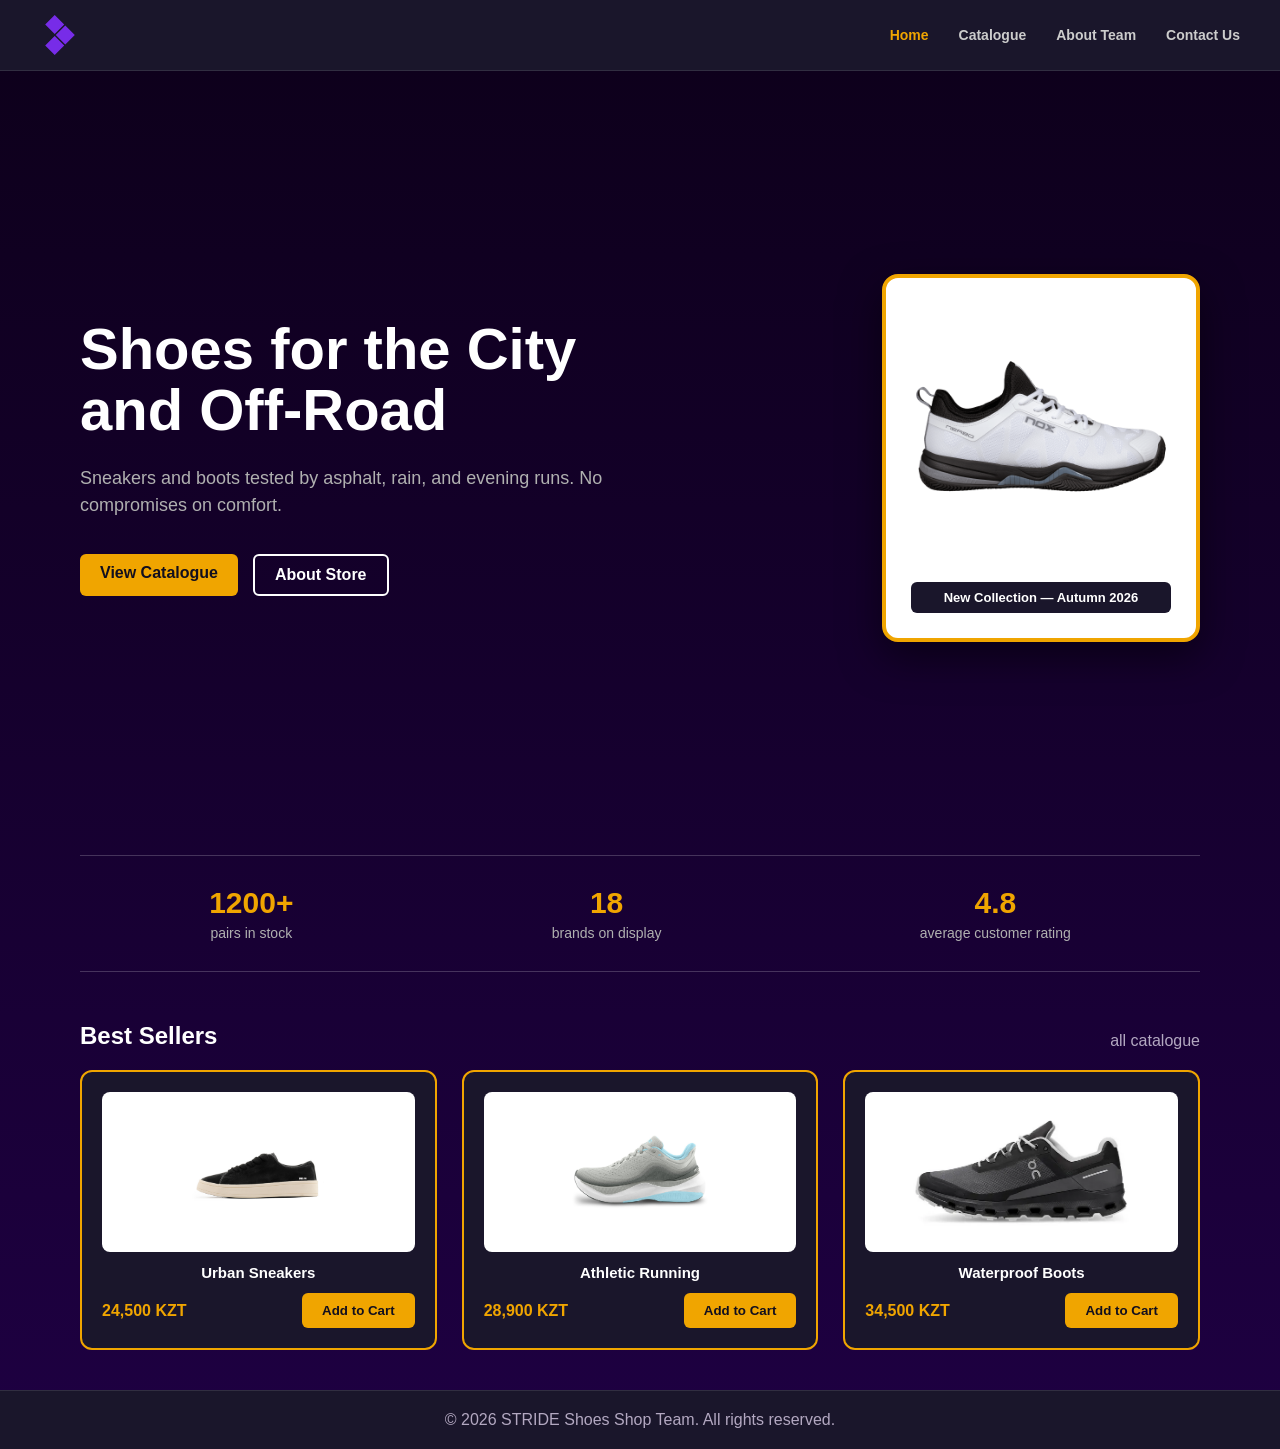
<file: index.html>
<!DOCTYPE html>
<html lang="en">
<head>
    <meta charset="UTF-8">
    <meta name="viewport" content="width=device-width, initial-scale=1.0">
    <title>STRIDE — Shoes Shop</title>
    <link rel="stylesheet" href="css/style.css">
    <link rel="stylesheet" href="css/responsive.css">
    <link rel="icon" href="images/favicon.svg" type="image/svg+xml">
</head>
<body>

    <header>
        <div class="logo-area">
            <img src="./images/favicon.svg" alt="STRIDE Logo" width="40" height="40">
        </div>
        <nav>
            <a href="index.html" class="active">Home</a>
            <a href="catalogue.html">Catalogue</a>
            <a href="about.html">About Team</a>
            <a href="contact.html">Contact Us</a>
        </nav>
    </header>

    <main>
        <section class="hero-section">
            <div class="hero-content">
                <h1>Shoes for the City and Off-Road</h1>
                <p>Sneakers and boots tested by asphalt, rain, and evening runs. No compromises on comfort.</p>
                <div class="hero-buttons">
                    <a href="catalogue.html" class="btn-primary">View Catalogue</a>
                    <a href="about.html" class="btn-secondary">About Store</a>
                </div>
            </div>
            <div class="hero-card-box">
                <div class="hero-image-card">
                    <img src="images/autumnHit.png" alt="New Autumn Collection" width="260" height="200">
                    <p class="hero-badge">New Collection — Autumn 2026</p>
                </div>
            </div>
        </section>

        <section class="stats-section">
            <div class="stat-box">
                <h3>1200+</h3>
                <p>pairs in stock</p>
            </div>
            <div class="stat-box">
                <h3>18</h3>
                <p>brands on display</p>
            </div>
            <div class="stat-box">
                <h3>4.8</h3>
                <p>average customer rating</p>
            </div>
        </section>

        <section class="hits-section">
            <div class="section-header-flex" style="display: flex; justify-content: space-between; align-items: flex-end; margin-bottom: 20px;">
                <h2>Best Sellers</h2>
                <a href="catalogue.html" style="color: #b3a8c1; text-decoration: none;">all catalogue</a>
            </div>
            <div class="grid-container">
                <article class="card">
                    <div class="card-img"><img src="images/urbanShoes1.png" alt="Urban Sneakers"></div>
                    <h3>Urban Sneakers</h3>
                    <div class="card-footer">
                        <span class="price">24,500 KZT</span>
                        <button type="button" class="btn-buy">Add to Cart</button>
                    </div>
                </article>
                <article class="card">
                    <div class="card-img"><img src="images/athleticRunningShoes1.png" alt="Athletic Running"></div>
                    <h3>Athletic Running</h3>
                    <div class="card-footer">
                        <span class="price">28,900 KZT</span>
                        <button type="button" class="btn-buy">Add to Cart</button>
                    </div>
                </article>
                <article class="card">
                    <div class="card-img"><img src="images/wp.webp" alt="Waterproof Boots"></div>
                    <h3>Waterproof Boots</h3>
                    <div class="card-footer">
                        <span class="price">34,500 KZT</span>
                        <button type="button" class="btn-buy">Add to Cart</button>
                    </div>
                </article>
            </div>
        </section>
    </main>

    <footer>
        <p>&copy; 2026 STRIDE Shoes Shop Team. All rights reserved.</p>
    </footer>

</body>
</html>
</file>
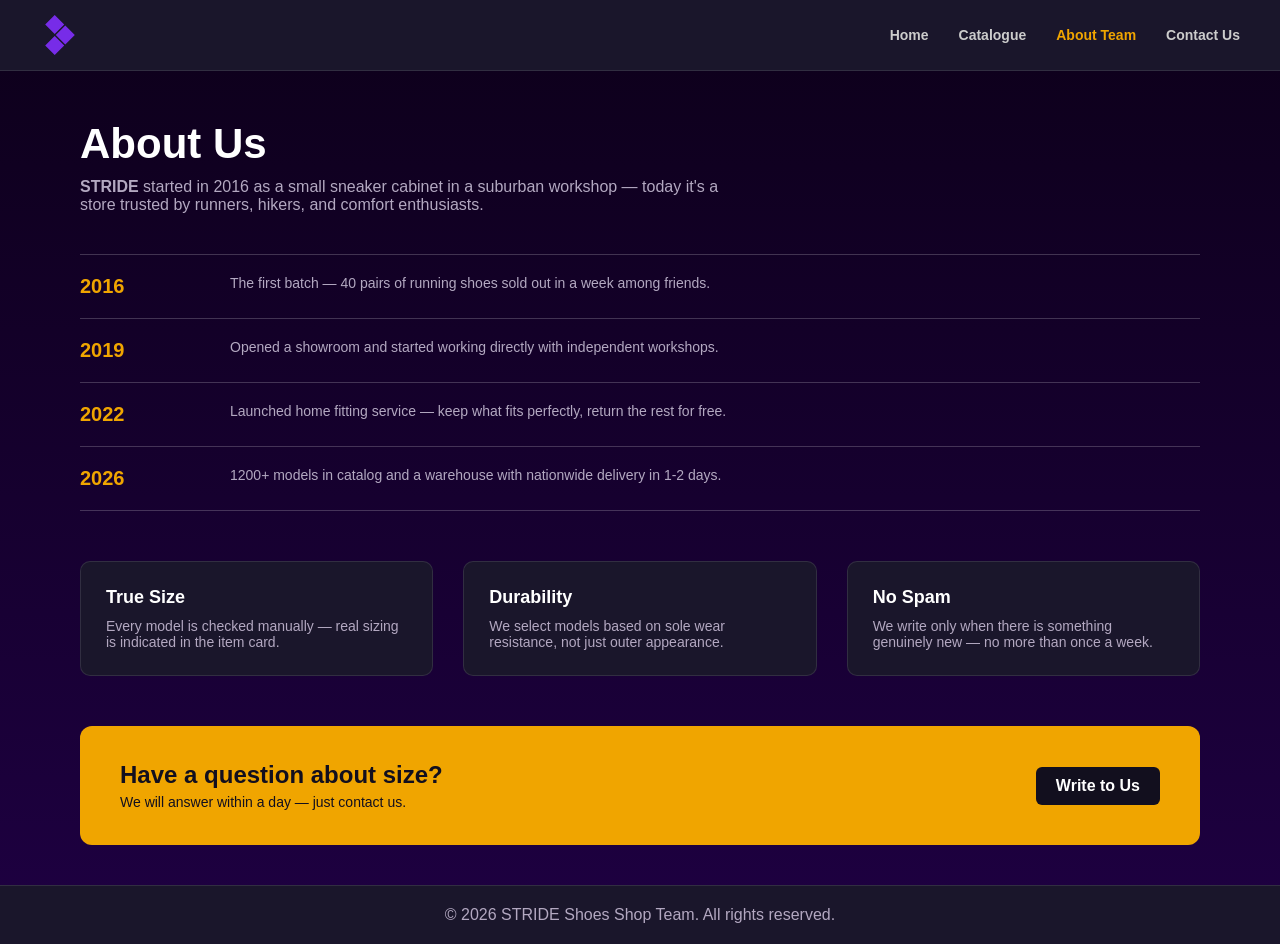
<file: about.html>
<!DOCTYPE html>
<html lang="en">
<head>
    <meta charset="UTF-8">
    <meta name="viewport" content="width=device-width, initial-scale=1.0">
    <title>STRIDE — About Team</title>
    <link rel="stylesheet" href="css/style.css">
    <link rel="stylesheet" href="css/responsive.css">
    <link rel="icon" href="images/favicon.svg" type="images/svg+xml">
</head>
<body>

    <header>
        <div class="logo-area">
            <img src="./images/favicon.svg" alt="STRIDE Logo" width="40" height="40">
        </div>
        <nav>
            <a href="index.html">Home</a>
            <a href="catalogue.html">Catalogue</a>
            <a href="about.html" class="active">About Team</a>
            <a href="contact.html">Contact Us</a>
        </nav>
    </header>

    <main>
        <section class="hero">
            <h1 class="title">About Us</h1>
            <p class="hero-text" style="max-width: 650px; color: #b3a8c1; margin-bottom: 40px;">
                <b>STRIDE</b> started in 2016 as a small sneaker cabinet in a suburban workshop — today it's a store trusted by runners, hikers, and comfort enthusiasts.
            </p>
        </section>

        <section class="about-section">
            <article class="article">
                <div class="year">2016</div>
                <p>The first batch — 40 pairs of running shoes sold out in a week among friends.</p>
            </article>
            <article class="article">
                <div class="year">2019</div>
                <p>Opened a showroom and started working directly with independent workshops.</p>
            </article>
            <article class="article">
                <div class="year">2022</div>
                <p>Launched home fitting service — keep what fits perfectly, return the rest for free.</p>
            </article>
            <article class="article">
                <div class="year">2026</div>
                <p>1200+ models in catalog and a warehouse with nationwide delivery in 1-2 days.</p>
            </article>
        </section>

        <section class="features">
            <div class="features-grid">
                <article class="feature-card">
                    <h3>True Size</h3>
                    <p>Every model is checked manually — real sizing is indicated in the item card.</p>
                </article>
                <article class="feature-card">
                    <h3>Durability</h3>
                    <p>We select models based on sole wear resistance, not just outer appearance.</p>
                </article>
                <article class="feature-card">
                    <h3>No Spam</h3>
                    <p>We write only when there is something genuinely new — no more than once a week.</p>
                </article>
            </div>
        </section>

        <section class="banner">
            <div>
                <h2>Have a question about size?</h2>
                <p>We will answer within a day — just contact us.</p>
            </div>
            <a href="contact.html" class="btn" style="background: #120f1e; color: #fff;">Write to Us</a>
        </section>
    </main>

    <footer>
        <p>&copy; 2026 STRIDE Shoes Shop Team. All rights reserved.</p>
    </footer>

</body>
</html>
</file>
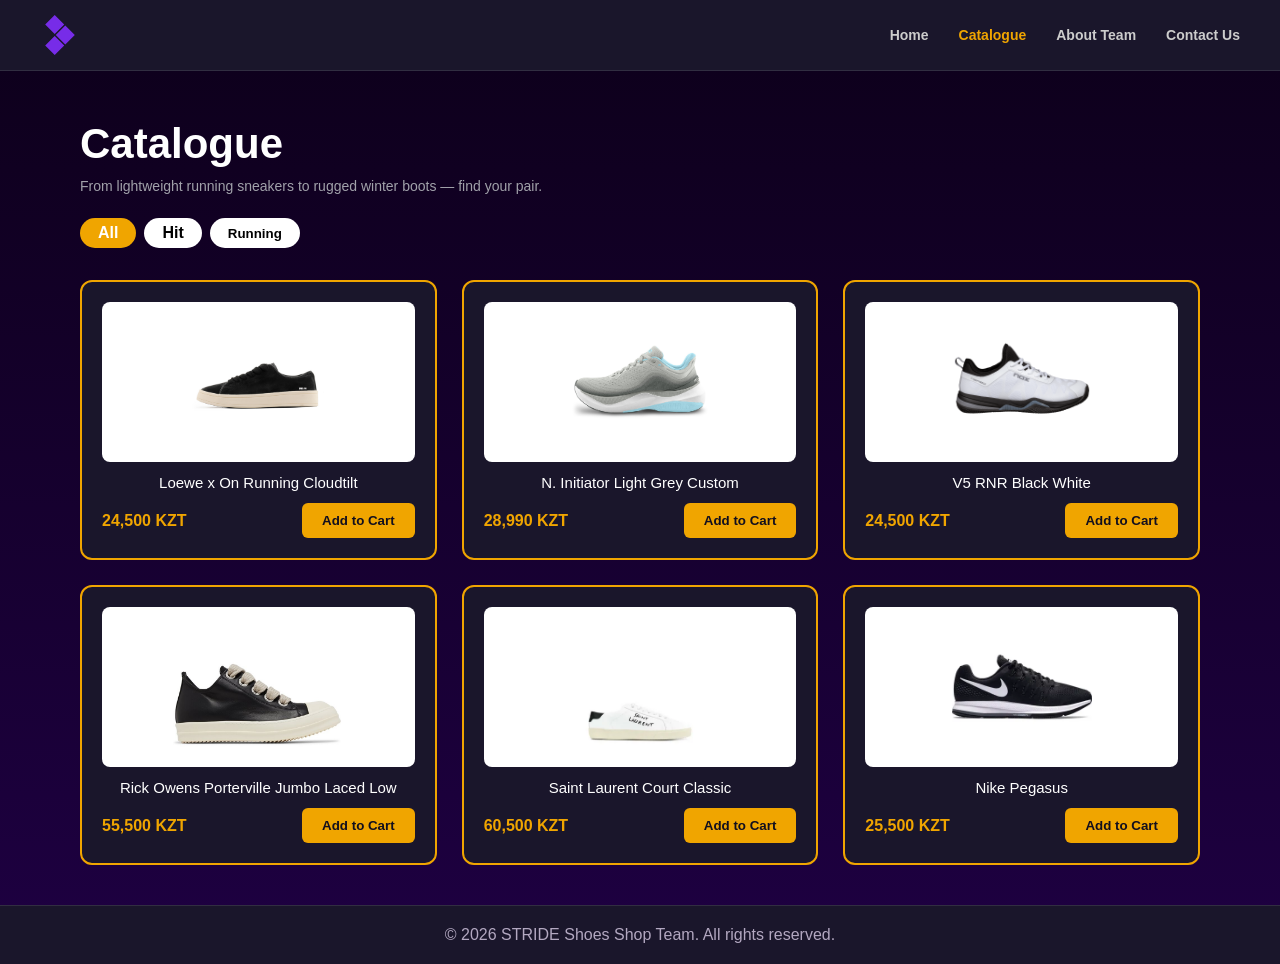
<file: catalogue.html>
<!DOCTYPE html>
<html lang="en">
<head>
    <meta charset="UTF-8">
    <meta name="viewport" content="width=device-width, initial-scale=1.0">
    <title>STRIDE — Catalogue</title>
    <link rel="stylesheet" href="css/style.css">
    <link rel="stylesheet" href="css/responsive.css">
    <link rel="icon" href="images/favicon.svg" type="image/svg+xml">
</head>
<body>

    <header>
        <div class="logo-area">
            <img src="images/favicon.svg" alt="STRIDE Logo" width="40" height="40">
        </div>
        <nav>
            <a href="index.html">Home</a>
            <a href="catalogue.html" class="active">Catalogue</a>
            <a href="about.html">About Team</a>
            <a href="contact.html">Contact Us</a>
        </nav>
    </header>

    <main>
        <h1 class="title">Catalogue</h1>
        <p class="subtitle">From lightweight running sneakers to rugged winter boots — find your pair.</p>

        <div class="filters">
            <a href="catalogue.html" class="btn-filter active">All</a>
            <a href="catalogue.html" class="btn-filter">Hit</a>
            <button class="btn-filter">Running</button>
        </div>

        <div class="grid-container">
            <article class="card">
                <div class="card-img"><img src="images/urbanShoes1.png" alt="Shoes"></div>
                <div class="card-title">Loewe x On Running Cloudtilt</div>
                <div class="card-footer">
                    <span class="price">24,500 KZT</span>
                    <button class="btn-buy">Add to Cart</button>
                </div>
            </article>
            <article class="card">
                <div class="card-img"><img src="images/athleticRunningShoes1.png" alt="Shoes"></div>
                <div class="card-title">N. Initiator Light Grey Custom</div>
                <div class="card-footer">
                    <span class="price">28,990 KZT</span>
                    <button class="btn-buy">Add to Cart</button>
                </div>
            </article>
            <article class="card">
                <div class="card-img"><img src="images/autumnHit.png" alt="Shoes"></div>
                <div class="card-title">V5 RNR Black White</div>
                <div class="card-footer">
                    <span class="price">24,500 KZT</span>
                    <button class="btn-buy">Add to Cart</button>
                </div>
            </article>
            <article class="card">
                <div class="card-img"><img src="images/owens.jpg" alt="Shoes"></div>
                <div class="card-title"> Rick Owens Porterville Jumbo Laced Low</div>
                <div class="card-footer">
                    <span class="price">55,500 KZT</span>
                    <button class="btn-buy">Add to Cart</button>
                </div>
            </article>
            <article class="card">
                <div class="card-img"><img src="images/saint.webp" alt="Shoes"></div>
                <div class="card-title">Saint Laurent Court Classic</div>
                <div class="card-footer">
                    <span class="price">60,500 KZT</span>
                    <button class="btn-buy">Add to Cart</button>
                </div>
            </article>
            <article class="card">
                <div class="card-img"><img src="images/peg.webp" alt="Shoes"></div>
                <div class="card-title">Nike Pegasus</div>
                <div class="card-footer">
                    <span class="price">25,500 KZT</span>
                    <button class="btn-buy">Add to Cart</button>
                </div>
            </article>
        </div>
    </main>

    <footer>
        <p>&copy; 2026 STRIDE Shoes Shop Team. All rights reserved.</p>
    </footer>

</body>
</html>
</file>
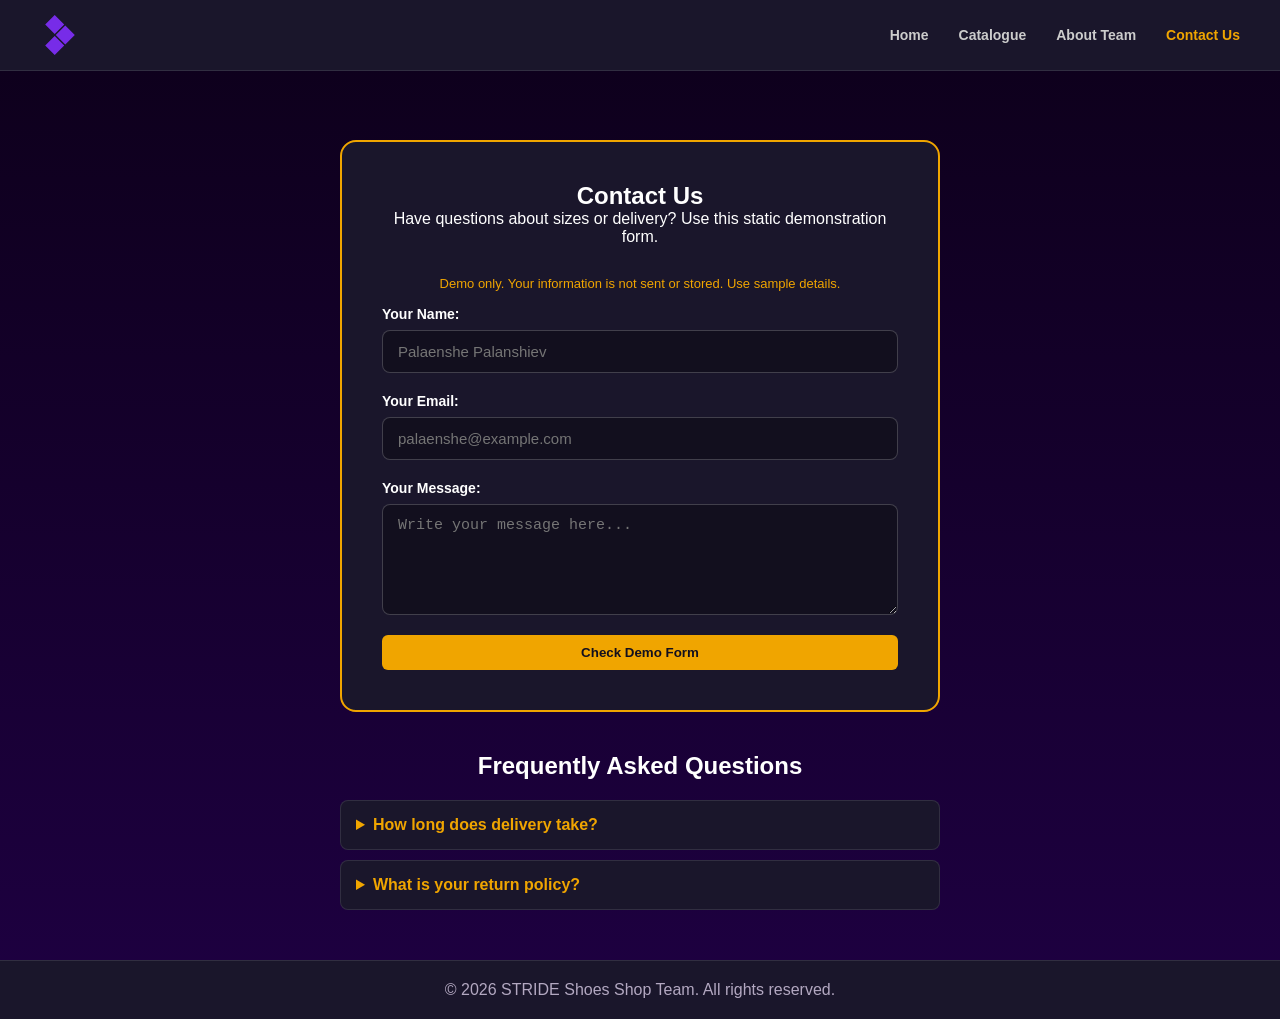
<file: contact.html>
<!DOCTYPE html>
<html lang="en">
<head>
    <meta charset="UTF-8">
    <meta name="viewport" content="width=device-width, initial-scale=1.0">
    <title>STRIDE — Contact Us</title>
    <link rel="stylesheet" href="css/style.css">
    <link rel="stylesheet" href="css/responsive.css">
    <link rel="icon" href="images/favicon.svg" type="image/svg+xml">
</head>
<body>

    <header>
        <div class="logo-area">
            <img src="images/favicon.svg" alt="STRIDE Logo" width="40" height="40">
        </div>
        <nav aria-label="Main navigation">
            <a href="index.html">Home</a>
            <a href="catalogue.html">Catalogue</a>
            <a href="about.html">About Team</a>
            <a href="contact.html" aria-current="page" class="active">Contact Us</a>
        </nav>
    </header>

    <main id="main-content">
        <section class="contact-section">
            <div class="contact-header">
                <h1>Contact Us</h1>
                <p>Have questions about sizes or delivery? Use this static demonstration form.</p>
            </div>

            <p id="demo-note" class="demo-note">
                Demo only. Your information is not sent or stored. Use sample details.
            </p>

            <form action="demo-result.html" method="get" aria-describedby="demo-note" class="contact-form">
                <div class="form-group">
                    <label for="full-name">Your Name:</label>
                    <input id="full-name" type="text" autocomplete="name" placeholder="Palaenshe Palanshiev" required>
                </div>
                <div class="form-group">
                    <label for="email">Your Email:</label>
                    <input id="email" type="email" autocomplete="email" placeholder="palaenshe@example.com" required>
                </div>
                <div class="form-group">
                    <label for="message">Your Message:</label>
                    <textarea id="message" rows="5" placeholder="Write your message here..." required></textarea>
                </div>
                <button type="submit" class="btn-primary btn-full">Check Demo Form</button>
            </form>
        </section>

        <!-- Native HTML Interaction: FAQ without JS -->
        <section class="faq-section">
            <h2>Frequently Asked Questions</h2>
            
            <details class="faq-item">
                <summary class="faq-summary">How long does delivery take?</summary>
                <p class="faq-answer">We deliver nationwide within 1-2 business days.</p>
            </details>

            <details class="faq-item">
                <summary class="faq-summary">What is your return policy?</summary>
                <p class="faq-answer">You can return any pair within 14 days if it has not been worn outdoors.</p>
            </details>
        </section>
    </main>

    <footer>
        <p>&copy; 2026 STRIDE Shoes Shop Team. All rights reserved.</p>
    </footer>

</body>
</html>
</file>
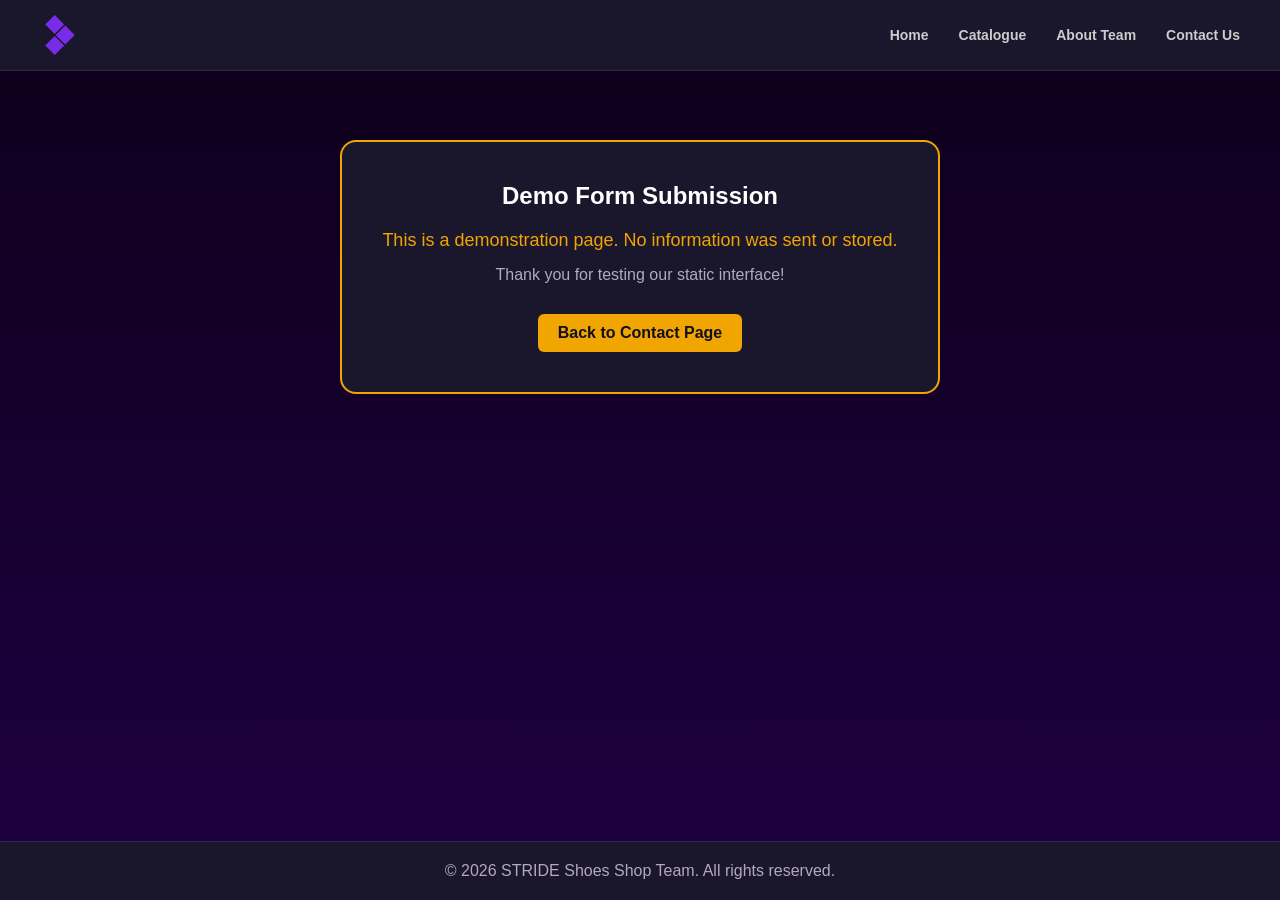
<file: demo_result.html>
<!DOCTYPE html>
<html lang="en">
<head>
    <meta charset="UTF-8">
    <meta name="viewport" content="width=device-width, initial-scale=1.0">
    <title>STRIDE — Demo Form Result</title>
    <link rel="stylesheet" href="css/style.css">
    <link rel="stylesheet" href="css/responsive.css">
    <link rel="icon" href="images/favicon.svg" type="image/svg+xml">
</head>
<body>

    <header>
        <div class="logo-area">
            <img src="./images/favicon.svg" alt="STRIDE Logo" width="40" height="40">
        </div>
        <nav aria-label="Main navigation">
            <a href="index.html">Home</a>
            <a href="catalogue.html">Catalogue</a>
            <a href="about.html">About Team</a>
            <a href="contact.html">Contact Us</a>
        </nav>
    </header>

    <main id="main-content">
        <section class="contact-section" style="text-align: center;">
            <div class="contact-header">
                <h1>Demo Form Submission</h1>
                <p style="margin-top: 20px; font-size: 18px; color: #f0a500;">
                    This is a demonstration page. No information was sent or stored.
                </p>
                <p style="margin-top: 15px; color: #b3a8c1;">
                    Thank you for testing our static interface!
                </p>
            </div>
            <div style="margin-top: 30px;">
                <a href="contact.html" class="btn-primary">Back to Contact Page</a>
            </div>
        </section>
    </main>

    <footer>
        <p>&copy; 2026 STRIDE Shoes Shop Team. All rights reserved.</p>
    </footer>

</body>
</html>
</file>
<file: css/style.css>
* {
    box-sizing: border-box;
    margin: 0;
    padding: 0;
}

body {
    background: linear-gradient(180deg, #0d001a 0%, #1e0042 100%);
    color: #ffffff;
    font-family: Arial, sans-serif;
    min-height: 100vh;
    display: flex;
    flex-direction: column;
}

header {
    background-color: #1a162b;
    padding: 15px 40px;
    position: fixed;
    top: 0;
    left: 0;
    width: 100%;
    z-index: 1000;
    display: flex;
    justify-content: space-between;
    align-items: center;
    border-bottom: 1px solid rgba(255, 255, 255, 0.1);
}

.logo-area {
    display: flex;
    align-items: center;
    gap: 10px;
    font-weight: bold;
    font-size: 18px;
    color: #f0a500;
}

nav {
    display: flex;
    gap: 30px;
}

nav a {
    color: #cccccc;
    text-decoration: none;
    font-weight: bold;
    font-size: 14px;
    transition: 0.3s;
}

nav a:hover, nav a.active {
    color: #f0a500;
}

main {
    padding: 120px 40px 40px 40px;
    max-width: 1200px;
    margin: 0 auto;
    width: 100%;
    flex: 1;
}

.hero-section {
    display: flex;
    justify-content: space-between;
    align-items: center;
    min-height: 75vh;
    gap: 50px;
    margin-bottom: 60px;
}

.hero-content {
    flex: 1.3;
}

.hero-content h1 {
    font-size: 58px;
    font-weight: bold;
    line-height: 1.05;
    margin-bottom: 25px;
    color: #ffffff;
}

.hero-content p {
    color: #b0b0b0;
    font-size: 18px;
    line-height: 1.5;
    margin-bottom: 35px;
}

.hero-buttons {
    display: flex;
    gap: 15px;
}

.hero-card-box {
    flex: 1;
    display: flex;
    justify-content: flex-end;
}

.hero-image-card {
    background-color: #ffffff;
    border: 4px solid #f0a500;
    border-radius: 16px;
    padding: 25px;
    text-align: center;
    box-shadow: 0 15px 40px rgba(0, 0, 0, 0.5);
}

.hero-image-card img {
    width: 100%;
    max-width: 260px;
    height: auto;
    object-fit: contain;
}

.hero-badge {
    background-color: #1a162b;
    color: #ffffff;
    padding: 8px 12px;
    border-radius: 6px;
    font-size: 13px;
    margin-top: 15px;
    font-weight: bold;
}

.stats-section {
    display: flex;
    justify-content: space-around;
    text-align: center;
    padding: 30px 0;
    border-top: 1px solid rgba(255, 255, 255, 0.2);
    border-bottom: 1px solid rgba(255, 255, 255, 0.2);
    margin: 50px 0;
}

.stat-box h3 {
    color: #f0a500;
    font-size: 30px;
}

.stat-box p {
    color: #b0b0b0;
    font-size: 14px;
    margin-top: 5px;
}

.title {
    font-size: 42px;
    margin-bottom: 10px;
}

.subtitle {
    color: #a1a1aa;
    font-size: 14px;
    max-width: 500px;
    margin-bottom: 24px;
}

.filters {
    display: flex;
    gap: 8px;
    margin-bottom: 32px;
}

.btn-filter {
    padding: 6px 18px;
    border-radius: 20px;
    border: none;
    font-weight: 600;
    cursor: pointer;
    background: #fff;
    color: #000;
    text-decoration: none;
}

.btn-filter.active, .btn-filter:hover {
    background: #f0a500;
    color: #fff;
}

.grid-container {
    display: grid;
    grid-template-columns: repeat(3, 1fr);
    gap: 25px;
}

.card {
    background-color: #1a162b;
    border: 2px solid #f0a500;
    padding: 20px;
    border-radius: 12px;
    display: flex;
    flex-direction: column;
    gap: 12px;
    text-align: center;
}

.card-img {
    background: #fff;
    border-radius: 8px;
    height: 160px;
    display: flex;
    align-items: center;
    justify-content: center;
    padding: 10px;
}

.card-img img {
    max-width: 100%;
    max-height: 100%;
    object-fit: contain;
}

.card h3, .card-title {
    font-size: 15px;
    color: #ffffff;
}

.card-footer {
    display: flex;
    justify-content: space-between;
    align-items: center;
    margin-top: auto;
}

.price {
    color: #f0a500;
    font-weight: bold;
    font-size: 16px;
}

.btn-primary, .btn-buy, .btn {
    background-color: #f0a500;
    color: #120f1e;
    padding: 10px 20px;
    text-decoration: none;
    font-weight: bold;
    border-radius: 6px;
    border: none;
    cursor: pointer;
    display: inline-block;
}

.btn-primary:hover, .btn-buy:hover, .btn:hover {
    background-color: #d38e00;
}

.btn-secondary {
    background-color: transparent;
    color: #ffffff;
    border: 2px solid #ffffff;
    padding: 10px 20px;
    text-decoration: none;
    font-weight: bold;
    border-radius: 6px;
}

.btn-secondary:hover {
    background-color: rgba(255, 255, 255, 0.1);
}

/* --- Страница О нас (About Team) --- */
.about-section {
    margin-bottom: 50px;
}

.article {
    display: flex;
    padding: 20px 0;
    border-top: 1px solid rgba(255, 255, 255, 0.2);
}

.article:last-child {
    border-bottom: 1px solid rgba(255, 255, 255, 0.2);
}

.year {
    width: 150px;
    font-size: 20px;
    font-weight: 700;
    color: #f0a500;
}

.article p, .feature-card p, .feature-box p {
    font-size: 14px;
    color: #b3a8c1;
}

.features-grid {
    display: grid;
    grid-template-columns: repeat(3, 1fr);
    gap: 30px;
    margin-top: 40px;
}

.feature-card, .feature-box {
    background-color: #1a162b;
    padding: 25px;
    border-radius: 10px;
    border: 1px solid rgba(255, 255, 255, 0.1);
}

.feature-card h3, .feature-box h3 {
    font-size: 18px;
    margin-bottom: 10px;
    color: #fff;
}

.banner {
    background-color: #f0a500;
    border-radius: 12px;
    padding: 35px 40px;
    display: flex;
    justify-content: space-between;
    align-items: center;
    margin-top: 50px;
    color: #120f1e;
}

.banner h2 {
    font-size: 24px;
    margin-bottom: 5px;
}

.banner p {
    font-size: 14px;
    color: #120f1e;
}

.contact-section {
    max-width: 600px;
    margin: 20px auto;
    background-color: #1a162b;
    border: 2px solid #f0a500;
    padding: 40px;
    border-radius: 16px;
}

.contact-header {
    text-align: center;
    margin-bottom: 30px;
}

.contact-form {
    display: flex;
    flex-direction: column;
    gap: 20px;
}

.form-group {
    display: flex;
    flex-direction: column;
    gap: 8px;
}

.form-group label {
    font-weight: bold;
    font-size: 14px;
}

.form-group input,
.form-group textarea {
    background-color: #120f1e;
    border: 1px solid rgba(255, 255, 255, 0.2);
    padding: 12px 15px;
    border-radius: 8px;
    color: #ffffff;
    font-size: 15px;
    outline: none;
}

.form-group input:focus,
.form-group textarea:focus {
    border-color: #f0a500;
}

footer {
    background-color: #1a162b;
    text-align: center;
    padding: 20px;
    margin-top: auto;
    color: #b3a8c1;
    border-top: 1px solid rgba(255, 255, 255, 0.1);
}


.demo-note {
    color: #f0a500;
    font-size: 13px;
    text-align: center;
    margin-bottom: 15px;
}

.btn-full {
    width: 100%;
}

.faq-section {
    max-width: 600px;
    margin: 40px auto 0 auto;
}

.faq-section h2 {
    text-align: center;
    margin-bottom: 20px;
}

.faq-item {
    background: #1a162b;
    padding: 15px;
    border-radius: 8px;
    margin-bottom: 10px;
    border: 1px solid rgba(255, 255, 255, 0.1);
}

.faq-summary {
    font-weight: bold;
    cursor: pointer;
    color: #f0a500;
}

.faq-answer {
    margin-top: 10px;
    color: #b3a8c1;
    font-size: 14px;
}
</file>
<file: css/responsive.css>
@media (max-width: 992px) {
    .hero-section {
        flex-direction: column;
        text-align: center;
        padding: 20px;
    }
    .hero-buttons, .hero-card-box {
        justify-content: center;
    }
    .grid-container, .features-grid {
        grid-template-columns: repeat(2, 1fr);
    }
}

@media (max-width: 600px) {
    header {
        padding: 10px 15px;
        flex-direction: column;
        gap: 8px;
    }
    nav {
        gap: 15px;
    }
    main {
        padding: 130px 15px 20px 15px;
    }
    .hero-content h1 {
        font-size: 36px;
    }
    .stats-section, .features-grid, .grid-container {
        grid-template-columns: 1fr;
        flex-direction: column;
    }
    .banner {
        flex-direction: column;
        align-items: flex-start;
        gap: 15px;
    }
}
</file>
